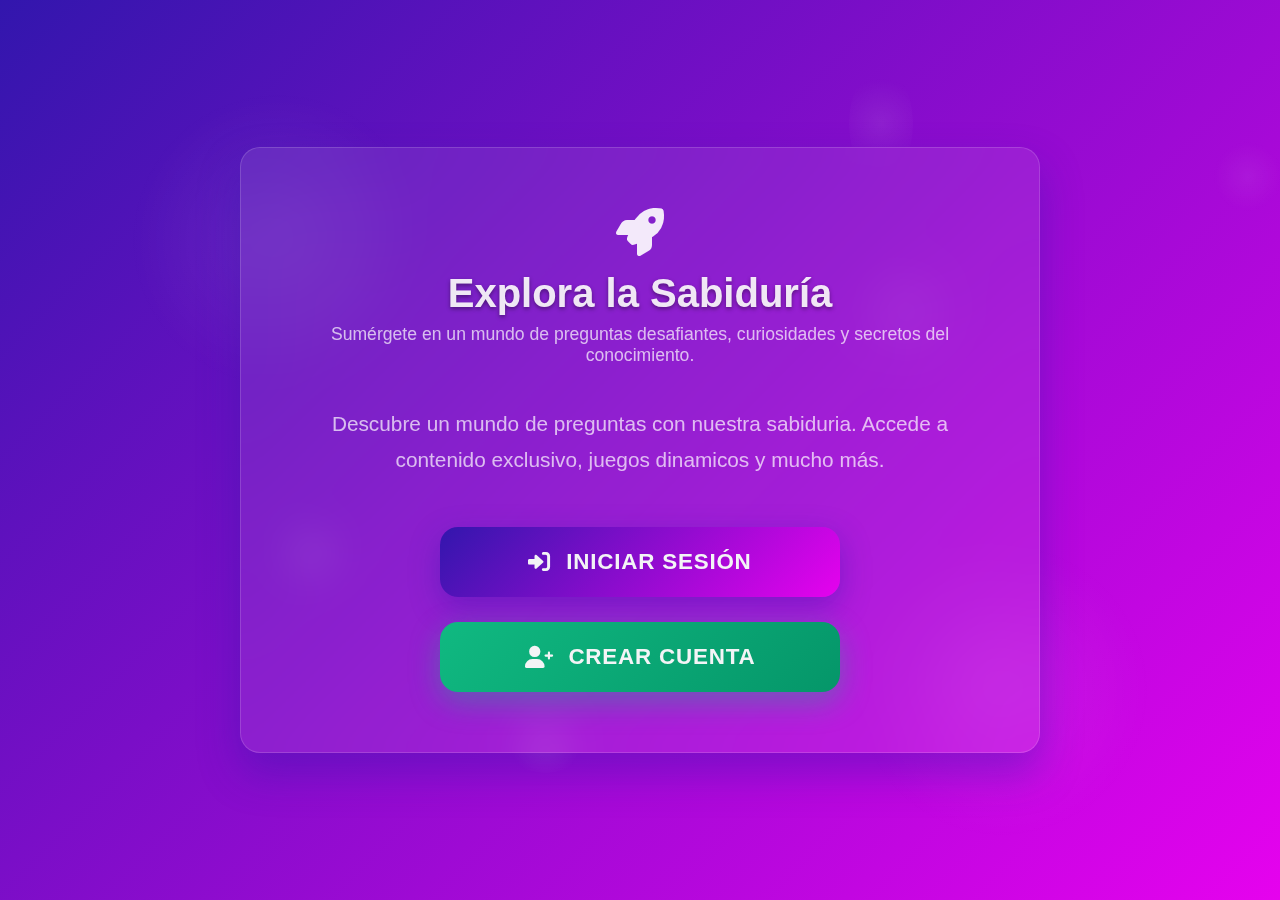
<file: index.html>
<!DOCTYPE html>
<html lang="es">
<head>
    <meta charset="UTF-8">
    <meta name="viewport" content="width=device-width, initial-scale=1.0">
    <title>Portal Dinámico - Inicio</title>
    <link rel="stylesheet" href="styles.css">
    <link href="https://cdnjs.cloudflare.com/ajax/libs/font-awesome/6.0.0/css/all.min.css" rel="stylesheet">
</head>
<body>
    <!-- Partículas de fondo animadas -->
    <div class="particulas-fondo"></div>
    
    <!-- Contenedor principal -->
    <div class="contenedor-principal" id="contenedorPrincipal">
        <!-- Pantalla de inicio -->
        <section class="pantalla-inicio" id="pantallaInicio">
            <div class="contenido-inicio">
                <div class="logo-titulo">
                    <i class="fas fa-rocket icono-logo"></i>
                    <h1 class="titulo-principal">Explora la Sabiduría</h1>
                    <p class="subtitulo">Sumérgete en un mundo de preguntas desafiantes, curiosidades y secretos del conocimiento.</p>
                </div>
                
                <div class="descripcion-portal">
                    <p>Descubre un mundo de preguntas con nuestra sabiduria. 
                    Accede a contenido exclusivo, juegos dinamicos y mucho más.</p>
                </div>
                
                <div class="botones-inicio">
                    <button class="boton-iniciar-sesion" id="botonIniciarSesion">
                        <i class="fas fa-sign-in-alt"></i>
                        Iniciar Sesión
                    </button>
                    <button class="boton-registrarse" id="botonRegistrarse">
                        <i class="fas fa-user-plus"></i>
                        Crear Cuenta
                    </button>
                </div>
            </div>
        </section>

        <!-- Sección de formularios de autenticación -->
        <section class="seccion-autenticacion oculto" id="seccionAutenticacion">
            <div class="contenido-autenticacion">
                <div class="encabezado-auth">
                    <button class="boton-regresar" id="botonRegresarAuth">
                        <i class="fas fa-arrow-left"></i>
                        Regresar
                    </button>
                </div>
                
                <div class="logo-titulo-auth">
                    <i class="fas fa-rocket icono-logo"></i>
                    <h2 class="titulo-auth">Acceder al Portal</h2>
                </div>
                
                <!-- Formulario de inicio de sesión -->
                <div class="contenedor-formulario" id="contenedorFormulario">
                    <div class="pestañas-formulario">
                        <button class="pestaña activa" data-modo="iniciar-sesion">Iniciar Sesión</button>
                        <button class="pestaña" data-modo="registrarse">Registrarse</button>
                    </div>
                    
                    <!-- Formulario de inicio de sesión -->
                    <form class="formulario activo" id="formularioIniciarSesion">
                        <div class="grupo-input">
                            <i class="fas fa-user icono-input"></i>
                            <input type="text" id="usuarioLogin" placeholder="Usuario" required>
                        </div>
                        <div class="grupo-input">
                            <i class="fas fa-lock icono-input"></i>
                            <input type="password" id="contraseñaLogin" placeholder="Contraseña" required>
                        </div>
                        <button type="submit" class="boton-formulario">
                            <i class="fas fa-sign-in-alt"></i>
                            Entrar
                        </button>
                    </form>
                    
                    <!-- Formulario de registro -->
                    <form class="formulario" id="formularioRegistro">
                        <div class="grupo-input">
                            <i class="fas fa-user icono-input"></i>
                            <input type="text" id="usuarioRegistro" placeholder="Usuario" required>
                        </div>
                        <div class="grupo-input">
                            <i class="fas fa-envelope icono-input"></i>
                            <input type="email" id="emailRegistro" placeholder="Correo electrónico" required>
                        </div>
                        <div class="grupo-input">
                            <i class="fas fa-lock icono-input"></i>
                            <input type="password" id="contraseñaRegistro" placeholder="Contraseña" required>
                        </div>
                        <div class="grupo-input">
                            <i class="fas fa-lock icono-input"></i>
                            <input type="password" id="confirmarContraseña" placeholder="Confirmar contraseña" required>
                        </div>
                        <button type="submit" class="boton-formulario">
                            <i class="fas fa-user-plus"></i>
                            Registrarse
                        </button>
                    </form>
                </div>
            </div>
        </section>

        <!-- Sección de bienvenida (después del login) -->
        <section class="seccion-bienvenida oculto" id="seccionBienvenida">
            <div class="contenido-bienvenida">
                <div class="encabezado-sesion">
                    <button class="boton-cerrar-sesion" id="botonCerrarSesion">
                        <i class="fas fa-sign-out-alt"></i>
                        Cerrar Sesión
                    </button>
                </div>
                
                <!-- Mensaje de bienvenida -->
                <div class="mensaje-bienvenida" id="mensajeBienvenida">
                    <h2>¡Bienvenido de vuelta!</h2>
                    <p>¿Estás listo para comenzar tus preguntas?</p>
                </div>
                
                <!-- Botón comenzar -->
                <button class="boton-comenzar" id="botonComenzar">
                    <i class="fas fa-play"></i>
                    Comenzar Aventura
                </button>
            </div>
        </section>
        
        <!-- Sección de opciones (oculta inicialmente) -->
        <section class="seccion-opciones oculto" id="seccionOpciones">
            <div class="contenedor-cards">
                <h2 class="titulo-opciones">Elige tu camino</h2>
                
                <!-- Card de navegación -->
                <div class="card card-navegacion" id="cardNavegacion">
                    <div class="icono-card">
                        <i class="fas fa-compass"></i>
                    </div>
                    <h3>Explora nuestro Contenido</h3>
                    <p>Descubre nuestro contenido principal y navega por las diferentes secciones de la plataforma.</p>
                    <!-- CAMBIO AQUÍ: Usar un enlace directo o una función para navegar a la página de abundancia -->
                    <button class="boton-card" onclick="irAPaginaAbundancia()">
                        <i class="fas fa-arrow-right"></i>
                        Ir a la Página
                    </button>
                </div>
                
                <!-- Card del juego -->
                <div class="card card-juego" id="cardJuego">
                    <div class="icono-card">
                        <i class="fas fa-gamepad"></i>
                    </div>
                    <h3>Zona de Juegos</h3>
                    <p>Accede a nuestra sección de entretenimiento interactivo y disfruta de experiencias nuevas.</p>
                    <!-- CAMBIO AQUÍ: Usar una función para navegar al juego de Tangram multinivel -->
                    <button class="boton-card" onclick="irAJuegoTangram()">
                        <i class="fas fa-play-circle"></i>
                        Jugar Ahora
                    </button>
                </div>
            </div>
            
            <!-- Botón de regreso -->
            <button class="boton-regreso" id="botonRegreso">
            <i class="fas fa-arrow-left"></i>
            Regresar
            </button>
        </section>
    </div>
    
    <!-- Modal de confirmación para cerrar sesión -->
    <div class="modal-overlay oculto" id="modalCerrarSesion">
        <div class="modal-contenido">
            <div class="modal-icono">
                <i class="fas fa-sign-out-alt"></i>
            </div>
            <h3 class="modal-titulo">¿Cerrar Sesión?</h3>
            <p class="modal-mensaje">¿Estás seguro de que quieres cerrar tu sesión actual?</p>
            <div class="modal-botones">
                <button class="boton-cancelar" id="botonCancelarCierre">
                    <i class="fas fa-times"></i>
                    Cancelar
                </button>
                <button class="boton-confirmar" id="botonConfirmarCierre">
                    <i class="fas fa-check"></i>
                    Cerrar Sesión
                </button>
            </div>
        </div>
    </div>

    <!-- Notificaciones -->
    <div class="contenedor-notificaciones" id="contenedorNotificaciones"></div>
    
    <script src="script.js"></script>
</body>
</html>
</file>
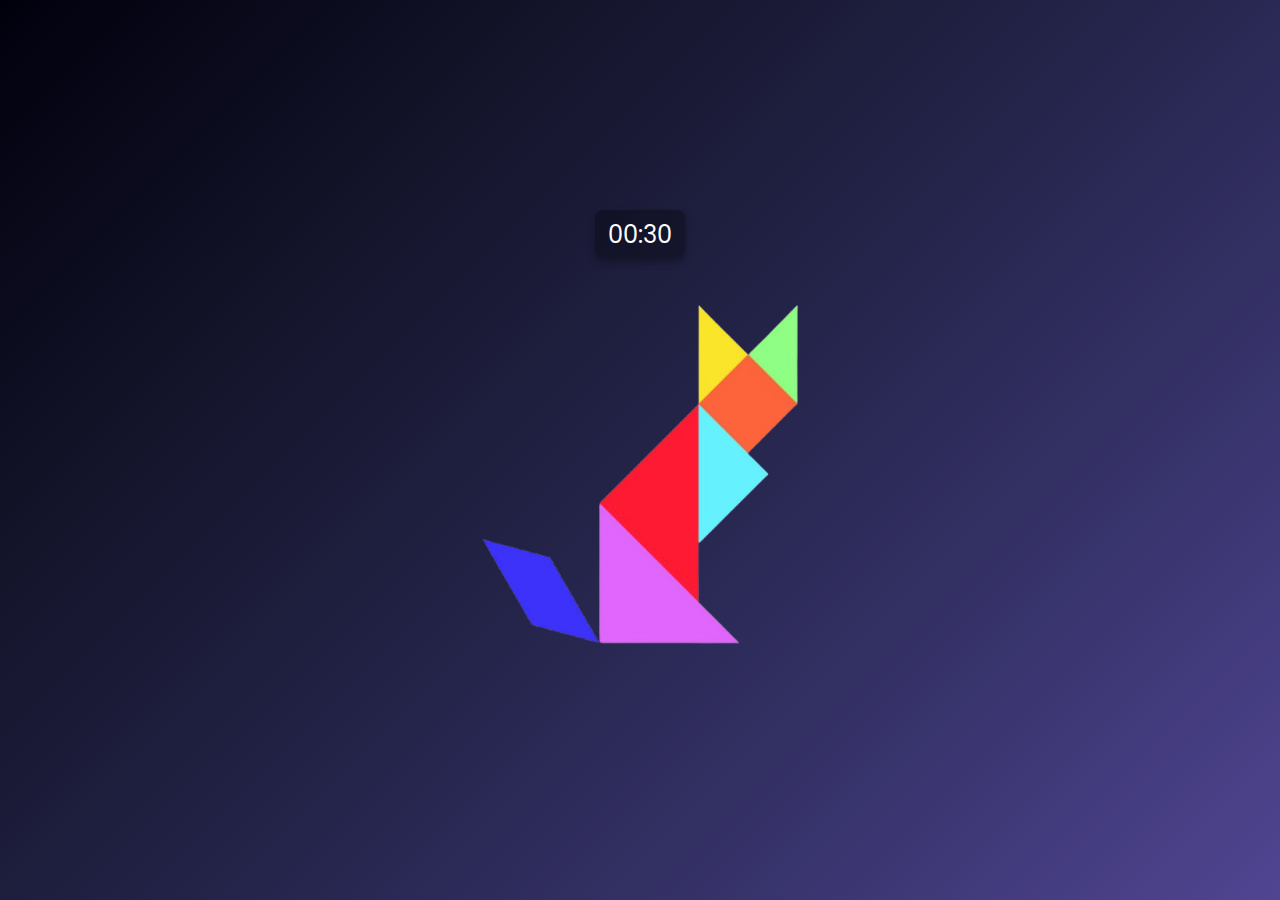
<file: juego.html>
<!DOCTYPE html>
<html lang="es">
<head>
  <meta charset="UTF-8">
  <meta name="viewport" content="width=device-width, initial-scale=1">
  <title>Juego de Tangram</title>
  <link rel="stylesheet" href="juego.css">
</head>
<body>
  <div id="game-container" class="preview">
    <div id="timer">00:30</div>
    <div id="silhouette">
      <img id="silhouette-img" src="" alt="Silhouette">
    </div>
    <div class="board-wrapper">
      <div id="controls" style="display: none;">
        <button id="pause-btn">Pausa</button>
        <button id="reset-btn">Reiniciar</button>
        <button id="hint-btn">Pista</button>
        <button id="finish-btn">Finalizar</button>
      </div>
      <div id="tangram-board"></div>
    </div>
  </div>

  <script src="juego.js"></script>
</body>
</html>
</file>
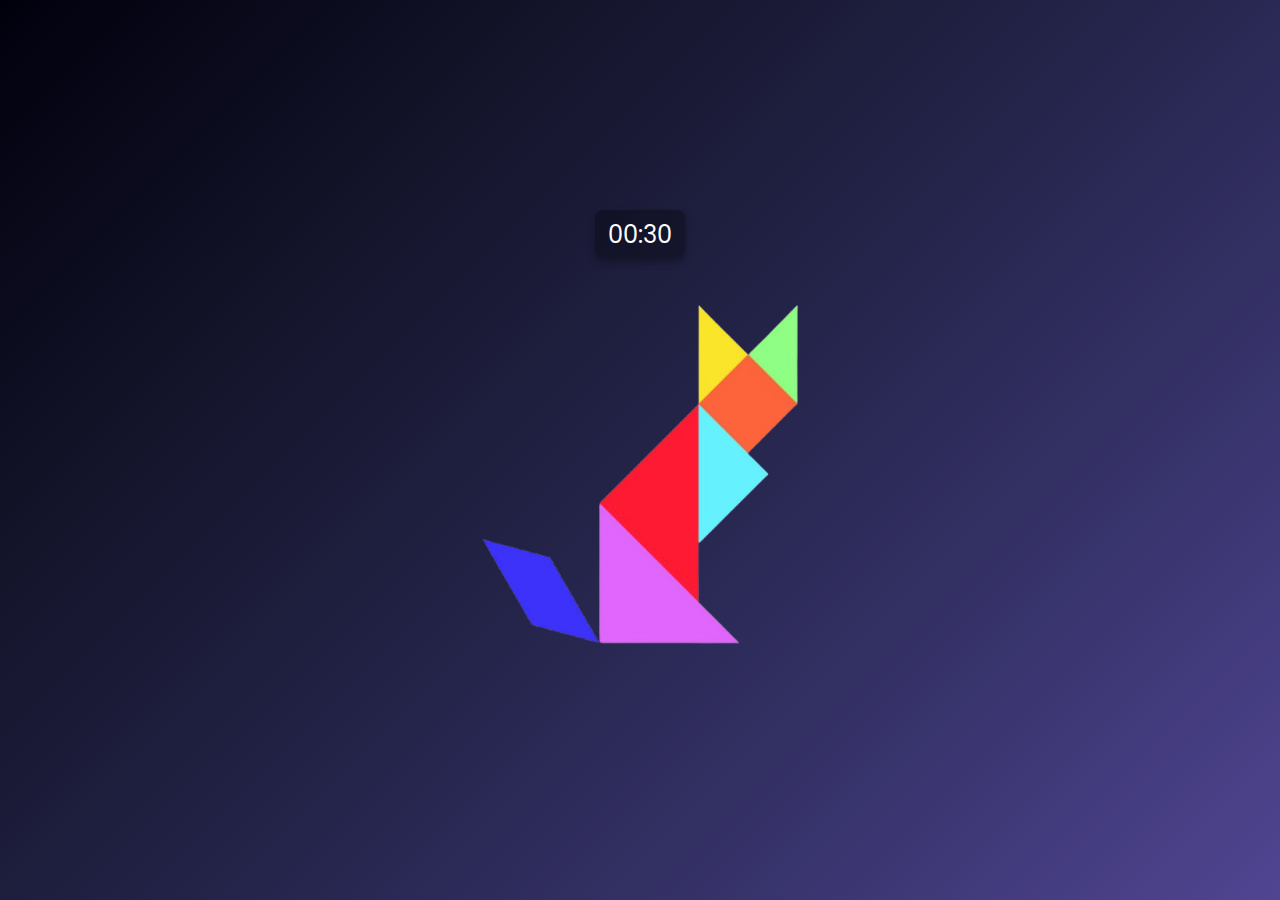
<file: juego/SER/index (1).html>
<!DOCTYPE html>
<html lang="es">
<head>
  <meta charset="UTF-8">
  <meta name="viewport" content="width=device-width, initial-scale=1">
  <title>Juego de Tangram</title>
  <link rel="stylesheet" href="styles (2).css">
</head>
<body>
  <div id="game-container" class="preview">
    <div id="timer">00:30</div>
    <div id="silhouette">
      <img id="silhouette-img" src="" alt="Silhouette">
    </div>
    <div class="board-wrapper">
      <div id="controls" style="display: none;">
        <button id="pause-btn">Pausa</button>
        <button id="reset-btn">Reiniciar</button>
        <button id="hint-btn">Pista</button>
        <button id="finish-btn">Finalizar</button>
      </div>
      <div id="tangram-board"></div>
    </div>
  </div>

  <script src="script1.js"></script>
</body>
</html>
</file>
<file: styles.css>
/* Variables CSS para colores y espaciado */
:root {
    /* Colores base inspirados en el gradiente del juego y la página de abundancia */
    --color-primario: #3216ad; /* Azul oscuro vibrante (similar al inicio del gradiente secundario de pagina) */
    --color-secundario: #e602ee; /* Púrpura vibrante (similar al final del gradiente secundario de pagina) */
    --color-acento: #ec4899; /* Rosa (mantener para acento, ya presente) */

    /* Gradientes actualizados para reflejar el nuevo tema */
    --gradiente-principal: linear-gradient(135deg, var(--color-primario) 0%, var(--color-secundario) 100%);
    --gradiente-suave: linear-gradient(135deg, rgba(50, 22, 173, 0.1) 0%, rgba(230, 2, 238, 0.1) 100%); /* Ajustado a los nuevos colores */

    /* Sombras más profundas y coherentes */
    --sombra-principal: 0 20px 40px rgba(50, 22, 173, 0.4); /* Sombra más intensa con el color primario */
    --sombra-suave: 0 8px 25px rgba(0, 0, 0, 0.2); /* Sombra más oscura para contraste */

    --radio-borde: 20px;
    --transicion-rapida: all 0.3s cubic-bezier(0.4, 0, 0.2, 1);
    --transicion-lenta: all 0.6s cubic-bezier(0.4, 0, 0.2, 1);

    /* Nuevos colores para texto y elementos de fondo para mejor contraste */
    --color-texto-claro: rgba(255, 255, 255, 0.9); /* Texto principal claro */
    --color-texto-medio: rgba(255, 255, 255, 0.7); /* Subtítulos y descripciones */
    --color-texto-oscuro: #f3f4f6; /* Para elementos que necesitan ser muy claros sobre fondos oscuros */
    --color-fondo-transparente: rgba(255, 255, 255, 0.08); /* Fondo de elementos transparentes */
    --color-borde-transparente: rgba(255, 255, 255, 0.15); /* Borde de elementos transparentes */
}

/* Reset y estilos base */
* {
    margin: 0;
    padding: 0;
    box-sizing: border-box;
}

body {
    font-family: 'Inter', -apple-system, BlinkMacSystemFont, 'Segoe UI', Roboto, sans-serif;
    min-height: 100vh;
    /* Usar el nuevo gradiente principal */
    background: var(--gradiente-principal);
    overflow-x: hidden;
    position: relative;
    color: var(--color-texto-claro); /* Color de texto por defecto */
}

/* Partículas de fondo animadas */
.particulas-fondo {
    position: fixed;
    top: 0;
    left: 0;
    width: 100%;
    height: 100%;
    pointer-events: none;
    z-index: 1;
}

.particulas-fondo::before,
.particulas-fondo::after {
    content: '';
    position: absolute;
    width: 300px;
    height: 300px;
    border-radius: 50%;
    /* Ajustar el color de las partículas para que sean más sutiles en el nuevo fondo */
    background: radial-gradient(circle, rgba(255, 255, 255, 0.08) 0%, transparent 70%);
    animation: flotarParticulas 20s infinite linear;
}

.particulas-fondo::before {
    top: 10%;
    left: 10%;
    animation-delay: 0s;
}

.particulas-fondo::after {
    top: 60%;
    right: 10%;
    animation-delay: -10s;
}

@keyframes flotarParticulas {
    0% { transform: translateY(0px) rotate(0deg); opacity: 0.6; } /* Ajustar opacidad */
    50% { transform: translateY(-100px) rotate(180deg); opacity: 0.2; } /* Ajustar opacidad */
    100% { transform: translateY(0px) rotate(360deg); opacity: 0.6; } /* Ajustar opacidad */
}

/* Contenedor principal */
.contenedor-principal {
    position: relative;
    z-index: 2;
    min-height: 100vh;
    display: flex;
    align-items: center;
    justify-content: center;
    padding: 20px;
}

/* Pantalla de inicio */
.pantalla-inicio {
    text-align: center;
    max-width: 800px;
    width: 100%;
    animation: aparecerDesdeAbajo 1s ease-out;
}

.contenido-inicio {
    /* Usar los nuevos colores transparentes */
    background: var(--color-fondo-transparente);
    backdrop-filter: blur(20px);
    border: 1px solid var(--color-borde-transparente);
    border-radius: var(--radio-borde);
    box-shadow: var(--sombra-principal);
    padding: 60px 50px;
}

.descripcion-portal {
    margin: 40px 0 50px 0;
}

.descripcion-portal p {
    color: var(--color-texto-medio); /* Usar nuevo color de texto medio */
    font-size: 1.3rem;
    line-height: 1.7;
    max-width: 650px;
    margin: 0 auto;
}

.botones-inicio {
    display: flex;
    flex-direction: column;
    gap: 25px;
    max-width: 400px;
    margin: 0 auto;
}

.boton-iniciar-sesion,
.boton-registrarse {
    width: 100%;
    padding: 22px 30px;
    border: none;
    border-radius: 18px;
    color: var(--color-texto-oscuro); /* Texto muy claro para botones */
    font-size: 1.4rem;
    font-weight: 600;
    cursor: pointer;
    transition: var(--transicion-rapida);
    display: flex;
    align-items: center;
    justify-content: center;
    gap: 15px;
    text-transform: uppercase;
    letter-spacing: 0.8px;
}

.boton-iniciar-sesion {
    background: var(--gradiente-principal); /* Usar el nuevo gradiente principal */
    box-shadow: 0 10px 30px rgba(50, 22, 173, 0.4); /* Sombra ajustada */
}

.boton-iniciar-sesion:hover {
    transform: translateY(-4px) scale(1.02);
    box-shadow: 0 20px 40px rgba(50, 22, 173, 0.5); /* Sombra ajustada */
}

.boton-registrarse {
    /* Mantener un gradiente verde para contraste, pero ajustado a la intensidad */
    background: linear-gradient(135deg, #10b981 0%, #059669 100%);
    box-shadow: 0 10px 30px rgba(16, 185, 129, 0.4);
}

.boton-registrarse:hover {
    transform: translateY(-4px) scale(1.02);
    box-shadow: 0 20px 40px rgba(16, 185, 129, 0.5);
}

/* Sección de autenticación */
.seccion-autenticacion {
    text-align: center;
    max-width: 450px;
    width: 100%;
    animation: aparecerDesdeAbajo 1s ease-out;
}

.contenido-autenticacion {
    /* Usar los nuevos colores transparentes */
    background: var(--color-fondo-transparente);
    backdrop-filter: blur(20px);
    border: 1px solid var(--color-borde-transparente);
    border-radius: var(--radio-borde);
    box-shadow: var(--sombra-principal);
    padding: 40px 30px;
    position: relative;
}

.encabezado-auth {
    position: absolute;
    top: 20px;
    left: 20px;
}

.boton-regresar {
    /* Ajustar colores para el nuevo tema */
    padding: 10px 15px;
    background: rgba(255, 255, 255, 0.15);
    border: 1px solid rgba(255, 255, 255, 0.25);
    border-radius: 10px;
    color: var(--color-texto-claro);
    cursor: pointer;
    transition: var(--transicion-rapida);
    display: flex;
    align-items: center;
    gap: 8px;
    font-size: 0.9rem;
}

.boton-regresar:hover {
    background: rgba(255, 255, 255, 0.25);
    transform: translateY(-2px);
}

.logo-titulo-auth {
    margin-bottom: 30px;
    margin-top: 20px;
}

.titulo-auth {
    color: var(--color-texto-claro); /* Usar nuevo color de texto claro */
    font-size: 1.8rem;
    font-weight: 600;
    margin-top: 10px;
}

/* Sección de bienvenida (después del login) */
.seccion-bienvenida {
    text-align: center;
    max-width: 700px;
    width: 100%;
    animation: aparecerDesdeAbajo 1s ease-out;
}

.contenido-bienvenida {
    /* Usar los nuevos colores transparentes */
    background: var(--color-fondo-transparente);
    backdrop-filter: blur(20px);
    border: 1px solid var(--color-borde-transparente);
    border-radius: var(--radio-borde);
    box-shadow: var(--sombra-principal);
    padding: 60px 50px;
    position: relative;
}

.encabezado-sesion {
    position: absolute;
    top: 20px;
    right: 20px;
}

.boton-cerrar-sesion {
    /* Ajustar colores para el nuevo tema */
    padding: 10px 15px;
    background: rgba(236, 72, 153, 0.2); /* Usar color acento con transparencia */
    border: 1px solid rgba(236, 72, 153, 0.4);
    border-radius: 10px;
    color: var(--color-acento); /* Color acento para el texto */
    cursor: pointer;
    transition: var(--transicion-rapida);
    display: flex;
    align-items: center;
    gap: 8px;
    font-size: 0.9rem;
    font-weight: 500;
}

.boton-cerrar-sesion:hover {
    background: rgba(236, 72, 153, 0.3);
    transform: translateY(-2px);
    color: var(--color-texto-claro); /* Texto claro en hover */
}

/* Logo y título */
.logo-titulo {
    margin-bottom: 30px;
}

.icono-logo {
    font-size: 3rem;
    color: var(--color-texto-claro); /* Usar nuevo color de texto claro */
    margin-bottom: 15px;
    animation: pulsarIcono 2s infinite;
}

@keyframes pulsarIcono {
    0%, 100% { transform: scale(1); }
    50% { transform: scale(1.1); }
}

.titulo-principal {
    font-size: 2.5rem;
    font-weight: 700;
    color: var(--color-texto-claro); /* Usar nuevo color de texto claro */
    margin-bottom: 8px;
    text-shadow: 0 2px 4px rgba(0, 0, 0, 0.4); /* Sombra más oscura */
}

.subtitulo {
    font-size: 1.1rem;
    color: var(--color-texto-medio); /* Usar nuevo color de texto medio */
    font-weight: 300;
}

/* Formularios */
.contenedor-formulario {
    margin-bottom: 25px;
}

.pestañas-formulario {
    display: flex;
    margin-bottom: 20px;
    /* Ajustar colores para el nuevo tema */
    background: rgba(255, 255, 255, 0.1);
    border-radius: 12px;
    padding: 4px;
}

.pestaña {
    flex: 1;
    padding: 12px 20px;
    background: none;
    border: none;
    color: rgba(255, 255, 255, 0.6); /* Texto más sutil */
    font-weight: 500;
    border-radius: 8px;
    cursor: pointer;
    transition: var(--transicion-rapida);
    font-size: 0.9rem;
}

.pestaña.activa {
    background: rgba(255, 255, 255, 0.2);
    color: var(--color-texto-claro); /* Texto claro cuando activo */
    transform: translateY(-2px);
}

.pestaña:hover:not(.activa) {
    color: var(--color-texto-claro);
    background: rgba(255, 255, 255, 0.15);
}

.formulario {
    display: none;
    animation: deslizarEntrada 0.5s ease-out;
}

.formulario.activo {
    display: block;
}

.grupo-input {
    position: relative;
    margin-bottom: 20px;
}

.icono-input {
    position: absolute;
    left: 15px;
    top: 50%;
    transform: translateY(-50%);
    color: rgba(255, 255, 255, 0.5); /* Iconos más sutiles */
    font-size: 1.1rem;
    z-index: 1;
}

.grupo-input input {
    width: 100%;
    padding: 15px 15px 15px 45px;
    /* Ajustar colores para el nuevo tema */
    background: rgba(255, 255, 255, 0.1);
    border: 1px solid rgba(255, 255, 255, 0.2);
    border-radius: 12px;
    color: var(--color-texto-claro); /* Texto claro en inputs */
    font-size: 1rem;
    transition: var(--transicion-rapida);
    backdrop-filter: blur(10px);
}

.grupo-input input::placeholder {
    color: rgba(255, 255, 255, 0.4); /* Placeholder más sutil */
}

.grupo-input input:focus {
    outline: none;
    border-color: rgba(255, 255, 255, 0.3);
    background: rgba(255, 255, 255, 0.15);
    box-shadow: 0 0 0 3px rgba(255, 255, 255, 0.1);
    transform: translateY(-2px);
}

.boton-formulario {
    width: 100%;
    padding: 15px;
    background: var(--gradiente-principal); /* Usar el nuevo gradiente principal */
    border: none;
    border-radius: 12px;
    color: var(--color-texto-oscuro); /* Texto muy claro */
    font-size: 1.1rem;
    font-weight: 600;
    cursor: pointer;
    transition: var(--transicion-rapida);
    box-shadow: var(--sombra-suave); /* Usar sombra suave */
    display: flex;
    align-items: center;
    justify-content: center;
    gap: 10px;
}

.boton-formulario:hover {
    transform: translateY(-3px);
    box-shadow: 0 15px 35px rgba(50, 22, 173, 0.4); /* Sombra ajustada */
}

.boton-formulario:active {
    transform: translateY(-1px);
}

/* Mensaje de bienvenida */
.mensaje-bienvenida {
    animation: aparecerConFade 0.8s ease-out;
    margin-bottom: 40px;
    margin-top: 30px;
}

.mensaje-bienvenida h2 {
    color: var(--color-texto-claro); /* Usar nuevo color de texto claro */
    font-size: 2.5rem;
    margin-bottom: 15px;
    font-weight: 700;
    text-shadow: 0 2px 4px rgba(0, 0, 0, 0.4); /* Sombra más oscura */
}

.mensaje-bienvenida p {
    color: var(--color-texto-medio); /* Usar nuevo color de texto medio */
    font-size: 1.3rem;
    line-height: 1.6;
    max-width: 500px;
    margin: 0 auto;
}

/* Botón comenzar */
.boton-comenzar {
    width: 100%;
    max-width: 400px;
    margin: 0 auto;
    padding: 25px;
    /* Mantener gradiente verde para contraste */
    background: linear-gradient(135deg, #10b981 0%, #059669 100%);
    border: none;
    border-radius: 18px;
    color: var(--color-texto-oscuro); /* Texto muy claro */
    font-size: 1.5rem;
    font-weight: 700;
    cursor: pointer;
    transition: var(--transicion-rapida);
    box-shadow: 0 15px 35px rgba(16, 185, 129, 0.4);
    display: flex;
    align-items: center;
    justify-content: center;
    gap: 15px;
    text-transform: uppercase;
    letter-spacing: 1.2px;
}

.boton-comenzar:hover {
    transform: translateY(-4px) scale(1.02);
    box-shadow: 0 20px 40px rgba(16, 185, 129, 0.5);
}

/* Sección de opciones */
.seccion-opciones {
    max-width: 900px;
    width: 100%;
    text-align: center;
    animation: aparecerDesdeAbajo 0.8s ease-out;
}

.titulo-opciones {
    color: var(--color-texto-claro); /* Usar nuevo color de texto claro */
    font-size: 2.5rem;
    font-weight: 700;
    margin-bottom: 40px;
    text-shadow: 0 2px 4px rgba(0, 0, 0, 0.4); /* Sombra más oscura */
}

.contenedor-cards {
    display: grid;
    grid-template-columns: repeat(auto-fit, minmax(350px, 1fr));
    gap: 30px;
    margin-bottom: 40px;
}

/* Cards */
.card {
    /* Usar los nuevos colores transparentes */
    background: var(--color-fondo-transparente);
    backdrop-filter: blur(20px);
    border: 1px solid var(--color-borde-transparente);
    border-radius: var(--radio-borde);
    padding: 40px 30px;
    text-align: center;
    transition: var(--transicion-rapida);
    box-shadow: var(--sombra-suave); /* Usar sombra suave */
    position: relative;
    overflow: hidden;
}

.card::before {
    content: '';
    position: absolute;
    top: 0;
    left: -100%;
    width: 100%;
    height: 100%;
    background: linear-gradient(90deg, transparent, rgba(255, 255, 255, 0.1), transparent);
    transition: left 0.8s;
}

.card:hover::before {
    left: 100%;
}

.card:hover {
    transform: translateY(-8px) scale(1.02);
    box-shadow: 0 25px 50px rgba(50, 22, 173, 0.3); /* Sombra ajustada */
    border-color: rgba(255, 255, 255, 0.25); /* Borde más claro en hover */
}

.icono-card {
    font-size: 3.5rem;
    margin-bottom: 20px;
    color: var(--color-texto-claro); /* Usar nuevo color de texto claro */
    animation: pulsarIcono 3s infinite;
}

.card-navegacion .icono-card {
    color: #60a5fa; /* Mantener azul claro para este icono */
}

.card-juego .icono-card {
    color: #fb7185; /* Mantener rosa para este icono */
}

.card h3 {
    color: var(--color-texto-claro); /* Usar nuevo color de texto claro */
    font-size: 1.8rem;
    font-weight: 600;
    margin-bottom: 15px;
}

.card p {
    color: var(--color-texto-medio); /* Usar nuevo color de texto medio */
    font-size: 1.1rem;
    line-height: 1.6;
    margin-bottom: 25px;
}

.boton-card {
    width: 100%;
    padding: 15px;
    background: var(--gradiente-principal); /* Usar el nuevo gradiente principal */
    border: none;
    border-radius: 12px;
    color: var(--color-texto-oscuro); /* Texto muy claro */
    font-size: 1.1rem;
    font-weight: 600;
    cursor: pointer;
    transition: var(--transicion-rapida);
    display: flex;
    align-items: center;
    justify-content: center;
    gap: 10px;
}

.boton-card:hover {
    transform: translateY(-3px);
    box-shadow: 0 15px 35px rgba(50, 22, 173, 0.4); /* Sombra ajustada */
}

/* Botón de regreso */
.boton-regreso {
    padding: 15px 30px;
    /* Ajustar colores para el nuevo tema */
    background: rgba(255, 255, 255, 0.15);
    border: 1px solid rgba(255, 255, 255, 0.25);
    border-radius: 12px;
    color: var(--color-texto-claro);
    font-size: 1.1rem;
    font-weight: 500;
    cursor: pointer;
    transition: var(--transicion-rapida);
    display: flex;
    align-items: center;
    gap: 10px;
    margin: 0 auto;
}

.boton-regreso:hover {
    background: rgba(255, 255, 255, 0.25);
    transform: translateY(-2px);
}

/* Notificaciones */
.contenedor-notificaciones {
    position: fixed;
    top: 20px;
    right: 20px;
    z-index: 1000;
    max-width: 400px;
}

.notificacion {
    /* Ajustar colores para el nuevo tema */
    background: rgba(255, 255, 255, 0.9); /* Fondo casi blanco para notificaciones */
    backdrop-filter: blur(15px);
    border-radius: 12px;
    padding: 20px;
    margin-bottom: 10px;
    box-shadow: var(--sombra-suave);
    border-left: 4px solid;
    animation: deslizarNotificacion 0.5s ease-out;
    display: flex;
    align-items: center;
    gap: 12px;
    color: #1f2937; /* Texto oscuro para notificaciones */
}

.notificacion.exito {
    border-left-color: #10b981;
    color: #065f46;
}

.notificacion.error {
    border-left-color: #ef4444;
    color: #7f1d1d;
}

.notificacion.advertencia {
    border-left-color: #f59e0b;
    color: #78350f;
}

/* Modal de confirmación */
.modal-overlay {
    position: fixed;
    top: 0;
    left: 0;
    width: 100%;
    height: 100%;
    background: rgba(0, 0, 0, 0.85); /* Fondo más oscuro para el overlay */
    backdrop-filter: blur(10px); /* Blur un poco más fuerte */
    display: flex;
    align-items: center;
    justify-content: center;
    z-index: 999999;
    animation: aparecerModal 0.3s ease-out;
}

@keyframes aparecerModal {
    from {
        opacity: 0;
        backdrop-filter: blur(0px);
    }
    to {
        opacity: 1;
        backdrop-filter: blur(10px);
    }
}

.modal-contenido {
    /* Ajustar colores para el nuevo tema */
    background: rgba(255, 255, 255, 0.95); /* Fondo casi blanco para el modal */
    backdrop-filter: blur(20px);
    border-radius: 20px;
    padding: 40px 35px;
    text-align: center;
    max-width: 450px;
    width: 90%;
    box-shadow: 0 30px 60px rgba(0, 0, 0, 0.5), 0 0 0 1px rgba(255, 255, 255, 0.1); /* Sombra más intensa */
    border: 2px solid rgba(255, 255, 255, 0.2); /* Borde más sutil */
    animation: deslizarModal 0.4s cubic-bezier(0.4, 0, 0.2, 1);
    position: relative;
}

@keyframes deslizarModal {
    from {
        opacity: 0;
        transform: translateY(-50px) scale(0.9);
    }
    to {
        opacity: 1;
        transform: translateY(0) scale(1);
    }
}

.modal-icono {
    width: 80px;
    height: 80px;
    /* Mantener gradiente rojo para el icono de cerrar sesión */
    background: linear-gradient(135deg, #ef4444 0%, #dc2626 100%);
    border-radius: 50%;
    display: flex;
    align-items: center;
    justify-content: center;
    margin: 0 auto 25px;
    box-shadow: 0 10px 25px rgba(239, 68, 68, 0.3);
}

.modal-icono i {
    font-size: 2rem;
    color: white;
}

.modal-titulo {
    color: #1f2937; /* Texto oscuro */
    font-size: 1.8rem;
    font-weight: 700;
    margin-bottom: 15px;
}

.modal-mensaje {
    color: #6b7280; /* Texto gris oscuro */
    font-size: 1.1rem;
    line-height: 1.6;
    margin-bottom: 30px;
}

.modal-botones {
    display: flex;
    gap: 15px;
    justify-content: center;
}

.boton-cancelar,
.boton-confirmar {
    flex: 1;
    padding: 15px 20px;
    border: none;
    border-radius: 12px;
    font-size: 1rem;
    font-weight: 600;
    cursor: pointer;
    transition: var(--transicion-rapida);
    display: flex;
    align-items: center;
    justify-content: center;
    gap: 8px;
    max-width: 150px;
}

.boton-cancelar {
    background: #e5e7eb; /* Gris claro */
    color: #4b5563; /* Gris oscuro */
    border: 1px solid #d1d5db;
}

.boton-cancelar:hover {
    background: #d1d5db;
    color: #1f2937;
    transform: translateY(-2px);
}

.boton-confirmar {
    /* Mantener gradiente rojo para el botón de confirmar */
    background: linear-gradient(135deg, #ef4444 0%, #dc2626 100%);
    color: white;
    box-shadow: 0 5px 15px rgba(239, 68, 68, 0.3);
}

.boton-confirmar:hover {
    transform: translateY(-2px);
    box-shadow: 0 10px 25px rgba(239, 68, 68, 0.4);
}

/* Clases utilitarias */
.oculto {
    display: none !important;
}

.visible {
    display: block !important;
}

/* Animaciones */
/* Las animaciones existentes se mantienen, ya que son de transición y no de color */
@keyframes aparecerDesdeAbajo {
    from {
        opacity: 0;
        transform: translateY(50px);
    }
    to {
        opacity: 1;
        transform: translateY(0);
    }
}

@keyframes aparecerConFade {
    from {
        opacity: 0;
        transform: scale(0.95);
    }
    to {
        opacity: 1;
        transform: scale(1);
    }
}

@keyframes deslizarEntrada {
    from {
        opacity: 0;
        transform: translateX(-20px);
    }
    to {
        opacity: 1;
        transform: translateX(0);
    }
}

@keyframes deslizarNotificacion {
    from {
        opacity: 0;
        transform: translateX(100%);
    }
    to {
        opacity: 1;
        transform: translateX(0);
    }
}

/* Responsive Design */
/* Los media queries se mantienen igual, ya que afectan el layout, no los colores */
@media (max-width: 768px) {
    .pantalla-inicio {
        max-width: 600px;
    }

    .contenido-inicio {
        padding: 50px 30px;
    }

    .seccion-bienvenida {
        max-width: 600px;
    }

    .contenido-autenticacion,
    .contenido-bienvenida {
        padding: 40px 25px;
    }

    .mensaje-bienvenida h2 {
        font-size: 2.2rem;
    }

    .mensaje-bienvenida p {
        font-size: 1.2rem;
    }

    .titulo-principal {
        font-size: 2rem;
    }

    .subtitulo {
        font-size: 1rem;
    }

    .descripcion-portal p {
        font-size: 1.1rem;
    }

    .botones-inicio {
        max-width: 100%;
    }

    .boton-iniciar-sesion,
    .boton-registrarse {
        font-size: 1.1rem;
        padding: 16px 20px;
    }

    .titulo-opciones {
        font-size: 2rem;
    }

    .contenedor-cards {
        grid-template-columns: 1fr;
        gap: 20px;
    }

    .card {
        padding: 30px 20px;
    }

    .icono-card {
        font-size: 3rem;
    }

    .card h3 {
        font-size: 1.5rem;
    }

    .card p {
        font-size: 1rem;
    }
}

@media (max-width: 480px) {
    .contenedor-principal {
        padding: 15px;
    }

    .pantalla-inicio {
        max-width: 100%;
    }

    .contenido-inicio {
        padding: 40px 25px;
    }

    .seccion-bienvenida {
        max-width: 100%;
    }

    .contenido-autenticacion,
    .contenido-bienvenida {
        padding: 35px 20px;
    }

    .mensaje-bienvenida h2 {
        font-size: 2rem;
    }

    .mensaje-bienvenida p {
        font-size: 1.1rem;
    }

    .titulo-principal {
        font-size: 1.8rem;
    }

    .descripcion-portal p {
        font-size: 1rem;
    }

    .botones-inicio {
        gap: 15px;
    }

    .boton-iniciar-sesion,
    .boton-registrarse {
        font-size: 1rem;
        padding: 14px 18px;
    }

    .pestañas-formulario {
        flex-direction: column;
        gap: 5px;
    }

    .pestaña {
        padding: 10px;
    }

    .grupo-input input {
        padding: 12px 12px 12px 40px;
    }

    .boton-formulario,
    .boton-comenzar {
        padding: 14px;
        font-size: 1rem;
    }

    .encabezado-auth,
    .encabezado-sesion {
        position: relative;
        top: auto;
        left: auto;
        right: auto;
        margin-bottom: 20px;
        text-align: left;
    }

    .contenedor-cards {
        gap: 15px;
    }

    .card {
        padding: 25px 15px;
    }

    .notificacion {
        margin: 0 10px 10px 10px;
        padding: 15px;
    }

    .modal-contenido {
        padding: 30px 25px;
        width: 95%;
    }

    .modal-icono {
        width: 70px;
        height: 70px;
        margin-bottom: 20px;
    }

    .modal-icono i {
        font-size: 1.8rem;
    }

    .modal-titulo {
        font-size: 1.6rem;
    }

    .modal-mensaje {
        font-size: 1rem;
        margin-bottom: 25px;
    }

    .modal-botones {
        flex-direction: column;
        gap: 12px;
    }

    .boton-cancelar,
    .boton-confirmar {
        max-width: 100%;
        padding: 12px 18px;
    }
}

@media (max-height: 600px) {
    .contenido-bienvenida {
        padding: 20px;
    }

    .logo-titulo {
        margin-bottom: 20px;
    }

    .icono-logo {
        font-size: 2.5rem;
        margin-bottom: 10px;
    }

    .titulo-principal {
        font-size: 2rem;
        margin-bottom: 5px;
    }
}

/* Modo landscape para móviles */
@media (max-height: 500px) and (orientation: landscape) {
    .contenedor-principal {
        padding: 10px;
    }

    .contenido-bienvenida {
        padding: 15px;
        max-width: 600px;
    }

    .logo-titulo {
        margin-bottom: 15px;
    }

    .icono-logo {
        font-size: 2rem;
        margin-bottom: 8px;
    }

    .titulo-principal {
        font-size: 1.8rem;
        margin-bottom: 3px;
    }

    .subtitulo {
        font-size: 0.9rem;
    }

    .contenedor-formulario {
        margin-bottom: 15px;
    }

    .grupo-input {
        margin-bottom: 15px;
    }

    .grupo-input input {
        padding: 10px 10px 10px 35px;
    }

    .contenedor-cards {
        grid-template-columns: repeat(2, 1fr);
        gap: 15px;
    }

    .card {
        padding: 20px 15px;
    }

    .titulo-opciones {
        font-size: 1.8rem;
        margin-bottom: 25px;
    }
}
</file>
<file: juego.css>
@import url('https://fonts.googleapis.com/css2?family=Poppins:wght@400;600&display=swap');

/*––– Variables y reset –––––*/
:root {
  --color1: #00000d;
  --color2: #131329;
  --color3: #232348;
  --color4: #37336b;
  --color5: #504592;
  --accent: #ffffff;
}
* { margin: 0; padding: 0; box-sizing: border-box; }
body {
  font-family: 'Poppins', sans-serif;
  min-height: 100vh;
  display: flex; justify-content: center; align-items: center;
  background: linear-gradient(135deg,
    var(--color1), var(--color2),
    var(--color3), var(--color4), var(--color5)
  );
}

/*––– Fases del juego –––*/
#game-container.preview {
  display: flex; flex-direction: column; align-items: center;
}
#game-container.assembly {
  display: flex; flex-direction: column; align-items: center; padding: 1rem;
}

/*––– Temporizador –––*/
#timer {
  font-size: 1.5rem; color: var(--accent);
  background: rgba(0,0,0,0.3);
  padding: 0.4rem 0.8rem; border-radius: 8px;
  box-shadow: 0 4px 8px rgba(0,0,0,0.3);
  user-select: none; margin-bottom: 1rem;
}

/*––– Silueta –––*/
#silhouette img {
  display: block; margin: 0 auto 1rem;
  width: 50vmin; max-width: 400px;
}

/*––– Tablero y controles –––*/
.board-wrapper {
  display: flex; align-items: flex-start; justify-content: center;
  gap: 2rem;
}
#tangram-board {
  width: 80vmin; max-width: 700px;
  height: 80vmin; max-height: 700px;
  background: rgba(255,255,255,0.1);
  box-shadow: inset 0 0 20px rgba(0,0,0,0.2);
  position: relative;
}
#controls {
  display: flex; flex-direction: column; gap: 1.5rem;
}
#controls button {
  padding: 0.5rem 1rem; font-size: 1rem;
  border: none; border-radius: 8px;
  background: var(--accent); color: var(--color4);
  cursor: pointer;
  box-shadow: 0 4px 8px rgba(0,0,0,0.2);
  transition: transform .2s, background .2s, color .2s;
}
#controls button:hover {
  transform: scale(1.05);
  background: var(--color4); color: var(--accent);
}

/*––– Piezas –––*/
.piece {
  position: absolute; cursor: grab;
  user-select: none; touch-action: none;
}
</file>
<file: juego/SER/styles (2).css>
@import url('https://fonts.googleapis.com/css2?family=Poppins:wght@400;600&display=swap');

/*––– Variables y reset –––––*/
:root {
  --color1: #00000d;
  --color2: #131329;
  --color3: #232348;
  --color4: #37336b;
  --color5: #504592;
  --accent: #ffffff;
}
* { margin: 0; padding: 0; box-sizing: border-box; }
body {
  font-family: 'Poppins', sans-serif;
  min-height: 100vh;
  display: flex; justify-content: center; align-items: center;
  background: linear-gradient(135deg,
    var(--color1), var(--color2),
    var(--color3), var(--color4), var(--color5)
  );
}

/*––– Fases del juego –––*/
#game-container.preview {
  display: flex; flex-direction: column; align-items: center;
}
#game-container.assembly {
  display: flex; flex-direction: column; align-items: center; padding: 1rem;
}

/*––– Temporizador –––*/
#timer {
  font-size: 1.5rem; color: var(--accent);
  background: rgba(0,0,0,0.3);
  padding: 0.4rem 0.8rem; border-radius: 8px;
  box-shadow: 0 4px 8px rgba(0,0,0,0.3);
  user-select: none; margin-bottom: 1rem;
}

/*––– Silueta –––*/
#silhouette img {
  display: block; margin: 0 auto 1rem;
  width: 50vmin; max-width: 400px;
}

/*––– Tablero y controles –––*/
.board-wrapper {
  display: flex; align-items: flex-start; justify-content: center;
  gap: 2rem;
}
#tangram-board {
  width: 80vmin; max-width: 700px;
  height: 80vmin; max-height: 700px;
  background: rgba(255,255,255,0.1);
  box-shadow: inset 0 0 20px rgba(0,0,0,0.2);
  position: relative;
}
#controls {
  display: flex; flex-direction: column; gap: 1.5rem;
}
#controls button {
  padding: 0.5rem 1rem; font-size: 1rem;
  border: none; border-radius: 8px;
  background: var(--accent); color: var(--color4);
  cursor: pointer;
  box-shadow: 0 4px 8px rgba(0,0,0,0.2);
  transition: transform .2s, background .2s, color .2s;
}
#controls button:hover {
  transform: scale(1.05);
  background: var(--color4); color: var(--accent);
}

/*––– Piezas –––*/
.piece {
  position: absolute; cursor: grab;
  user-select: none; touch-action: none;
}
</file>
